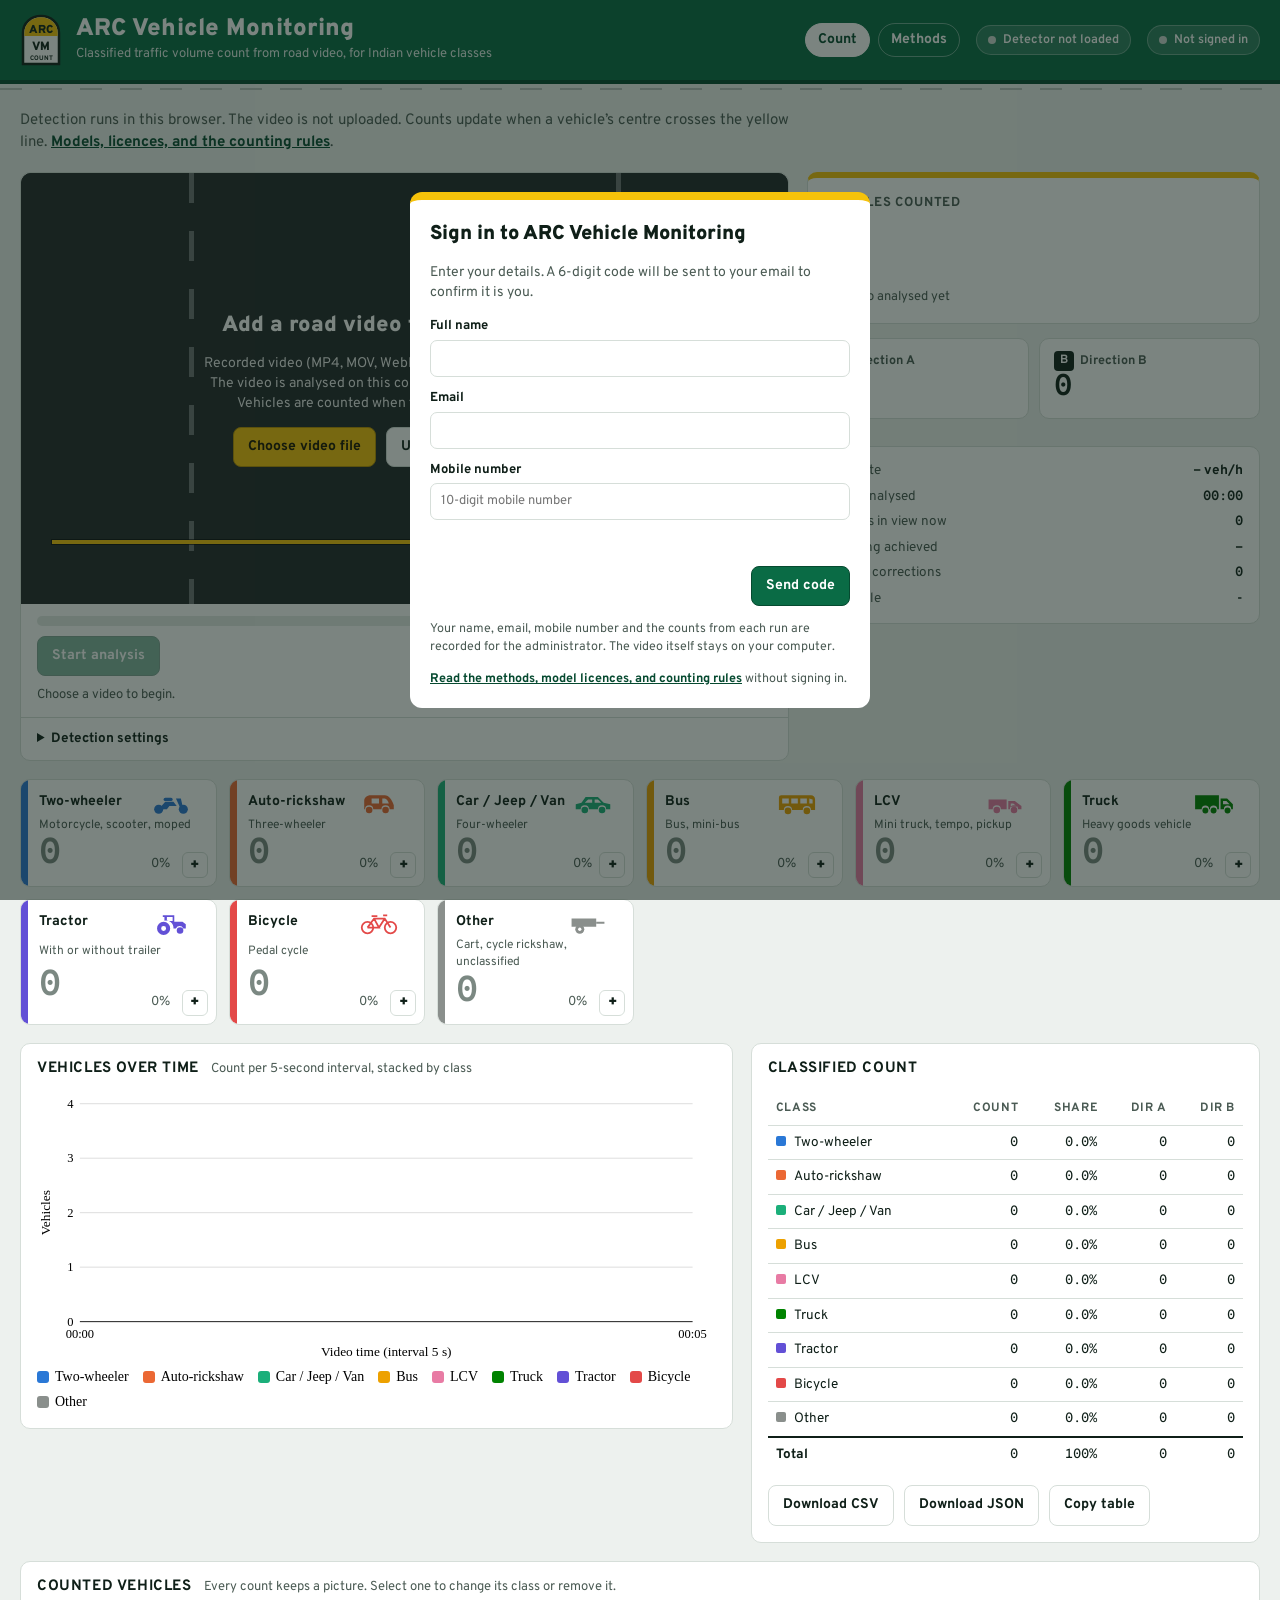
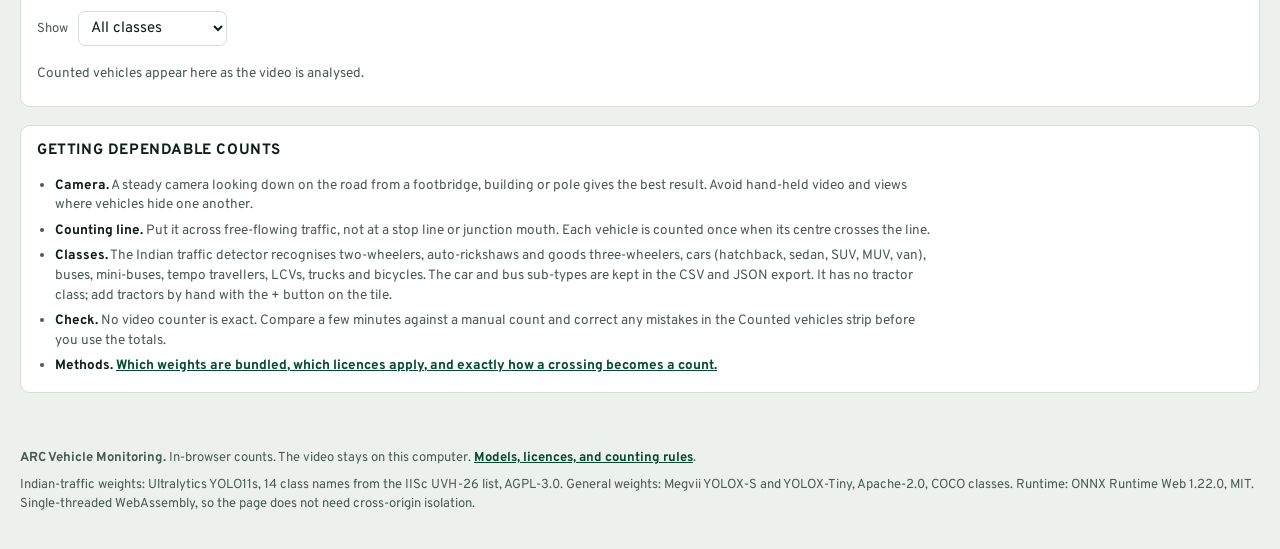
<file: index.html>
<!DOCTYPE html>
<html lang="en">
<head>
<meta charset="utf-8">
<meta name="viewport" content="width=device-width, initial-scale=1">
<meta name="description" content="Count Indian road traffic from video in the browser. YOLO11s with UVH-26 classes, plus Megvii YOLOX, running on ONNX Runtime Web. The video stays on your computer.">
<title>ARC Vehicle Monitoring</title>
<link rel="icon" href="favicon.svg" type="image/svg+xml">
<link rel="preconnect" href="https://fonts.googleapis.com">
<link rel="preconnect" href="https://fonts.gstatic.com" crossorigin>
<link href="https://fonts.googleapis.com/css2?family=Overpass:wght@400;600;700;900&family=Overpass+Mono:wght@500;700&display=swap" rel="stylesheet">
<link rel="stylesheet" href="css/styles.css">
</head>
<body>

<a class="skip" href="#content">Skip to the count</a>
<header class="board">
  <div class="board-in">
    <div class="brand">
      <svg width="42" height="52" viewBox="0 0 42 52" aria-hidden="true">
        <path d="M3 50V19C3 9 11 2 21 2s18 7 18 17v31z" fill="#fff" stroke="#0f1f18" stroke-width="2.5"/>
        <path d="M4.3 22v-3C4.3 9.800000000000001 11.8 3.3 21 3.3S37.7 9.8 37.7 19v3z" fill="#f6c20a"/>
        <text x="21" y="18.5" text-anchor="middle" font-family="Overpass, Arial, sans-serif" font-weight="900" font-size="11.5" fill="#0f1f18">ARC</text>
        <text x="21" y="36" text-anchor="middle" font-family="Overpass, Arial, sans-serif" font-weight="900" font-size="12" fill="#0f1f18">VM</text>
        <text x="21" y="46" text-anchor="middle" font-family="Overpass, Arial, sans-serif" font-weight="700" font-size="6.5" fill="#0f1f18">COUNT</text>
      </svg>
      <div>
        <h1>ARC Vehicle Monitoring</h1>
        <p>Classified traffic volume count from road video, for Indian vehicle classes</p>
      </div>
    </div>
    <nav class="nav" aria-label="Site">
      <a href="index.html" aria-current="page">Count</a>
      <a href="methods.html">Methods</a>
    </nav>
    <span class="chip" id="engineChip"><i></i><span id="engineText">Detector not loaded</span></span>
    <span class="chip" id="syncChip"><i></i><span id="syncText">Preview mode</span></span>
    <span class="chip" id="userChip" hidden><span id="userText"></span> <button class="linkbtn" id="signOut" type="button">Sign out</button></span>
  </div>
</header>

<main id="content">
  <p class="lede">Detection runs in this browser. The video is not uploaded. Counts update when a vehicle’s centre crosses the yellow line. <a href="methods.html">Models, licences, and the counting rules</a>.</p>

  <div class="banner info" id="previewBanner" hidden>
    <span><b>Preview mode.</b> Sign-in and Google Drive logging are switched off because no log address is set in <span class="num">config.js</span>. Counting works fully.</span>
  </div>
  <div class="banner warn" id="warnBanner" hidden><span id="warnText"></span></div>

  <section class="top">
    <div class="card">
      <div class="stage" id="stage">
        <video id="video" muted playsinline preload="auto"></video>
        <canvas id="view" width="1280" height="720" aria-label="Video with detected vehicles and the counting line"></canvas>
        <div class="drop" id="drop">
          <h2>Add a road video to start counting</h2>
          <p id="dropText">Recorded video (MP4, MOV, WebM), a video link, or a live stream. The video is analysed on this computer and is never uploaded. Vehicles are counted when they cross the yellow line.</p>
          <div class="trow" style="justify-content:center">
            <button class="btn accent" id="pick" type="button">Choose video file</button>
            <button class="btn" id="linkOpen" type="button">Use a link or live source</button>
          </div>
          <input type="file" id="file" accept="video/*,.mp4,.mov,.webm,.mkv,.m4v" hidden>
        </div>
        <div class="overlay-msg" id="loadMsg" hidden><span id="loadText">Loading</span><span class="bar"><b id="loadBar"></b></span><span class="num" id="loadPct"></span></div>
      </div>
      <div class="transport">
        <div class="model-load" id="modelLoad" hidden>
          <div class="trow">
            <span id="modelLoadText">Loading detector</span>
            <span class="grow"></span>
            <span class="num" id="modelLoadPct"></span>
          </div>
          <div class="progress" id="modelLoadBarWrap" role="progressbar" aria-valuemin="0" aria-valuemax="100" aria-valuenow="0" aria-label="Detector download"><b id="modelLoadBar"></b></div>
        </div>
        <div class="progress" aria-hidden="true"><b id="progBar"></b></div>
        <div class="trow">
          <button class="btn primary" id="startBtn" type="button" disabled>Start analysis</button>
          <button class="btn" id="pauseBtn" type="button" hidden>Pause</button>
          <button class="btn" id="restartBtn" type="button" hidden>Restart from 0:00</button>
          <button class="btn" id="stopBtn" type="button" hidden>Stop and finish</button>
          <button class="btn" id="changeBtn" type="button" hidden>Change video</button>
          <button class="btn" id="linkBtn" type="button" hidden>Link or live source</button>
          <span class="grow"></span>
          <span class="meta"><span class="num" id="tNow">00:00</span> / <span class="num" id="tDur">00:00</span></span>
          <span class="meta">Speed <span class="num" id="speed">-</span></span>
        </div>
        <div class="meta" id="stageHint">Drag the two round handles to place the counting line across the carriageway, where vehicles are large and clearly visible.</div>
      </div>
      <details class="settings" id="settings">
        <summary>Detection settings</summary>
        <div class="set-grid">
          <div class="field">
            <label for="modelSel">Detector</label>
            <select id="modelSel">
              <option value="india">Indian traffic (recommended)</option>
              <option value="accurate">General</option>
              <option value="fast">General, fast (slow computers)</option>
              <option value="custom">Your own model file (.onnx)</option>
            </select>
            <small id="modelHelp">Trained on Indian roads (IISc UVH-26): two-wheeler, auto-rickshaw, car types, bus, mini-bus, LCV, truck, bicycle.</small>
          </div>
          <div class="field" id="customBox" hidden>
            <span class="lab">Model file</span>
            <button class="btn small" id="customPick" type="button">Choose .onnx file</button>
            <input type="file" id="customFile" accept=".onnx" hidden>
            <label for="customNames">Class names, in model order</label>
            <input type="text" id="customNames" placeholder="Hatchback, Sedan, SUV, MUV, Bus, Truck, Three-wheeler, ...">
            <label for="customSize">Input size</label>
            <select id="customSize"><option>640</option><option>416</option><option>512</option><option>800</option><option>960</option><option>1280</option></select>
            <small id="customInfo">YOLO exports from Ultralytics (v5 to v11, 26) and YOLOX are supported.</small>
          </div>
          <div class="field">
            <label for="rateSel">Frames analysed per second of video</label>
            <select id="rateSel"><option value="8">8 (faster)</option><option value="12" selected>12 (standard)</option><option value="15">15 (fast traffic)</option></select>
            <small>Higher is safer for fast vehicles and takes longer.</small>
          </div>
          <div class="field">
            <label for="confSel">Detection confidence</label>
            <select id="confSel"><option value="0.3">Sensitive (0.30)</option><option value="0.4" selected>Balanced (0.40)</option><option value="0.5">Strict (0.50)</option></select>
            <small>Sensitive finds more small or hidden vehicles and may add false counts.</small>
          </div>
          <div class="field">
            <span class="lab">Options</span>
            <label class="check"><input type="checkbox" id="autoRule" checked> <span>Mark yellow three-wheelers as auto-rickshaw (colour rule, General detectors only)</span></label>
            <label class="check"><input type="checkbox" id="showBoxes" checked> <span>Draw boxes on the video</span></label>
          </div>
          <div class="field">
            <label for="dirA">Direction names</label>
            <input type="text" id="dirA" value="Direction A" maxlength="40" aria-label="Name of direction A">
            <input type="text" id="dirB" value="Direction B" maxlength="40" aria-label="Name of direction B">
          </div>
        </div>
      </details>
    </div>

    <div class="sum">
      <div class="card total">
        <span class="lab">Vehicles counted</span>
        <span class="big" id="total">0</span>
        <span class="sub" id="totalSub">No video analysed yet</span>
      </div>
      <div class="dirs">
        <div class="card dir"><div class="lab"><b>A</b><span id="dirALab">Direction A</span></div><div class="v" id="dirAV">0</div></div>
        <div class="card dir"><div class="lab"><b>B</b><span id="dirBLab">Direction B</span></div><div class="v" id="dirBV">0</div></div>
      </div>
      <dl class="card kv">
        <dt>Flow rate</dt><dd><span class="num" id="flow">-</span> veh/h</dd>
        <dt>Video analysed</dt><dd><span class="num" id="analysed">00:00</span></dd>
        <dt>Vehicles in view now</dt><dd><span class="num" id="inView">0</span></dd>
        <dt>Sampling achieved</dt><dd><span class="num" id="fpsReal">-</span></dd>
        <dt>Manual corrections</dt><dd><span class="num" id="edits">0</span></dd>
        <dt>Video file</dt><dd id="fileName" style="font-weight:600;overflow-wrap:anywhere">-</dd>
      </dl>
    </div>
  </section>

  <section class="tiles" id="tiles" aria-label="Count by vehicle class"></section>

  <section class="sheet">
    <div class="card">
      <div class="card-h"><h2>Vehicles over time</h2><span class="hint" id="binHint">Count per interval, stacked by class</span></div>
      <div class="card-b">
        <div class="chart-wrap" id="chartWrap"><svg id="chart" viewBox="0 0 760 300" role="img" aria-label="Stacked bar chart of vehicles counted per time interval by class"></svg><div class="tip" id="tip" hidden></div></div>
        <div class="legend" id="legend"></div>
      </div>
    </div>
    <div class="card">
      <div class="card-h"><h2>Classified count</h2></div>
      <div class="card-b tblwrap">
        <table id="tbl">
          <thead><tr><th>Class</th><th>Count</th><th>Share</th><th id="thA">Dir A</th><th id="thB">Dir B</th></tr></thead>
          <tbody></tbody>
          <tfoot><tr><td>Total</td><td class="num" id="ftT">0</td><td class="num">100%</td><td class="num" id="ftA">0</td><td class="num" id="ftB">0</td></tr></tfoot>
        </table>
        <div class="foot" style="margin-top:14px">
          <button class="btn" id="csvBtn" type="button">Download CSV</button>
          <button class="btn" id="jsonBtn" type="button">Download JSON</button>
          <button class="btn" id="copyBtn" type="button">Copy table</button>
        </div>
      </div>
    </div>
  </section>

  <section class="card">
    <div class="card-h"><h2>Counted vehicles</h2><span class="hint">Every count keeps a picture. Select one to change its class or remove it.</span></div>
    <div class="card-b">
      <div class="audit-tools">
        <label for="auditFilter" class="meta">Show</label>
        <select id="auditFilter"><option value="all">All classes</option></select>
        <span class="meta" id="auditCount"></span>
        <span style="flex:1"></span>
        <button class="btn small" id="moreBtn" type="button" hidden>Show older</button>
      </div>
      <div class="strip" id="strip"></div>
      <div class="empty" id="stripEmpty">Counted vehicles appear here as the video is analysed.</div>
    </div>
  </section>

  <section class="card">
    <div class="card-h"><h2>Getting dependable counts</h2></div>
    <div class="card-b">
      <ul class="notes">
        <li><b>Camera.</b> A steady camera looking down on the road from a footbridge, building or pole gives the best result. Avoid hand-held video and views where vehicles hide one another.</li>
        <li><b>Counting line.</b> Put it across free-flowing traffic, not at a stop line or junction mouth. Each vehicle is counted once when its centre crosses the line.</li>
        <li><b>Classes.</b> The Indian traffic detector recognises two-wheelers, auto-rickshaws and goods three-wheelers, cars (hatchback, sedan, SUV, MUV, van), buses, mini-buses, tempo travellers, LCVs, trucks and bicycles. The car and bus sub-types are kept in the CSV and JSON export. It has no tractor class; add tractors by hand with the + button on the tile.</li>
        <li><b>Check.</b> No video counter is exact. Compare a few minutes against a manual count and correct any mistakes in the Counted vehicles strip before you use the totals.</li>
        <li><b>Methods.</b> <a href="methods.html">Which weights are bundled, which licences apply, and exactly how a crossing becomes a count.</a></li>
      </ul>
    </div>
  </section>
</main>

<footer class="site-foot">
  <p><b>ARC Vehicle Monitoring.</b> In-browser counts. The video stays on this computer. <a href="methods.html">Models, licences, and counting rules</a>.</p>
  <p>Indian-traffic weights: Ultralytics YOLO11s, 14 class names from the IISc UVH-26 list, AGPL-3.0. General weights: Megvii YOLOX-S and YOLOX-Tiny, Apache-2.0, COCO classes. Runtime: ONNX Runtime Web 1.22.0, MIT. Single-threaded WebAssembly, so the page does not need cross-origin isolation.</p>
</footer>

<div class="scrim signin" id="signin" hidden>
  <form class="dialog" id="signForm" novalidate>
    <h2>Sign in to ARC Vehicle Monitoring</h2>
    <p id="signLead">Enter your details. A 6-digit code will be sent to your email to confirm it is you.</p>
    <div id="step1" style="display:grid;gap:12px">
      <div class="field"><label for="inName">Full name</label><input type="text" id="inName" autocomplete="name" maxlength="80" required></div>
      <div class="field"><label for="inEmail">Email</label><input type="email" id="inEmail" autocomplete="email" maxlength="120" required></div>
      <div class="field"><label for="inMobile">Mobile number</label><input type="tel" id="inMobile" autocomplete="tel" maxlength="16" placeholder="10-digit mobile number" required></div>
    </div>
    <div id="step2" style="display:grid;gap:12px" hidden>
      <div class="field"><label for="inCode">Code from your email</label><input type="text" id="inCode" inputmode="numeric" autocomplete="one-time-code" maxlength="6" placeholder="6 digits"></div>
      <button class="linkbtn" id="backBtn" type="button" style="justify-self:start;color:var(--sign)">Use a different email</button>
    </div>
    <div class="err" id="signErr" role="alert"></div>
    <div class="row"><button class="btn primary" id="signBtn" type="submit">Send code</button></div>
    <p style="font-size:12.5px">Your name, email, mobile number and the counts from each run are recorded for the administrator. The video itself stays on your computer.</p>
    <p style="font-size:12.5px"><a href="methods.html">Read the methods, model licences, and counting rules</a> without signing in.</p>
  </form>
</div>

<div class="scrim" id="linkDlg" hidden>
  <div class="dialog" role="dialog" aria-modal="true" aria-labelledby="linkTitle">
    <h2 id="linkTitle">Analyse a link or a live source</h2>
    <div class="field">
      <label for="linkUrl">Video link</label>
      <input type="text" id="linkUrl" inputmode="url" placeholder="https://www.youtube.com/watch?v=...  or  https://example.com/road.mp4">
      <small>Direct video links (.mp4, .webm, .m3u8) open here when the source site permits it. YouTube and other web players are counted by capturing the tab they play in.</small>
    </div>
    <div class="row" style="justify-content:flex-start"><button class="btn primary" id="linkGo" type="button">Open link</button></div>
    <div class="banner info" id="ytHelp" hidden>
      <span><b>This is a web player, so it is counted from the screen.</b><br>1. <a id="ytLink" href="#" target="_blank" rel="noopener">Open the video in a new tab</a> and start playing it.<br>2. Come back to this tab and press <b>Capture a tab or window</b>, then pick that tab.</span>
    </div>
    <div class="field" id="capBox">
      <span class="lab">YouTube, live streams, camera viewers</span>
      <small>Play the video in another browser tab or window, then capture it here. Counting runs in real time while this tab stays visible.</small>
      <div><button class="btn accent" id="capBtn" type="button">Capture a tab or window</button></div>
    </div>
    <div class="err" id="linkErr" role="alert"></div>
    <div class="row"><button class="btn" id="linkClose" type="button">Close</button></div>
  </div>
</div>

<div class="scrim" id="evDlg" hidden>
  <div class="dialog" role="dialog" aria-modal="true" aria-labelledby="evTitle">
    <h2 id="evTitle">Vehicle</h2>
    <div class="evbig"><img id="evImg" alt="Picture of the counted vehicle"><p id="evInfo"></p></div>
    <div class="opts" id="evOpts"></div>
    <div class="row">
      <button class="btn" id="evRemove" type="button">Not a vehicle, remove</button>
      <button class="btn primary" id="evClose" type="button">Done</button>
    </div>
  </div>
</div>
<div class="toast" id="toast" hidden role="status"></div>

<script src="config.js"></script>
<script src="js/app.js"></script>
</body>
</html>
</file>
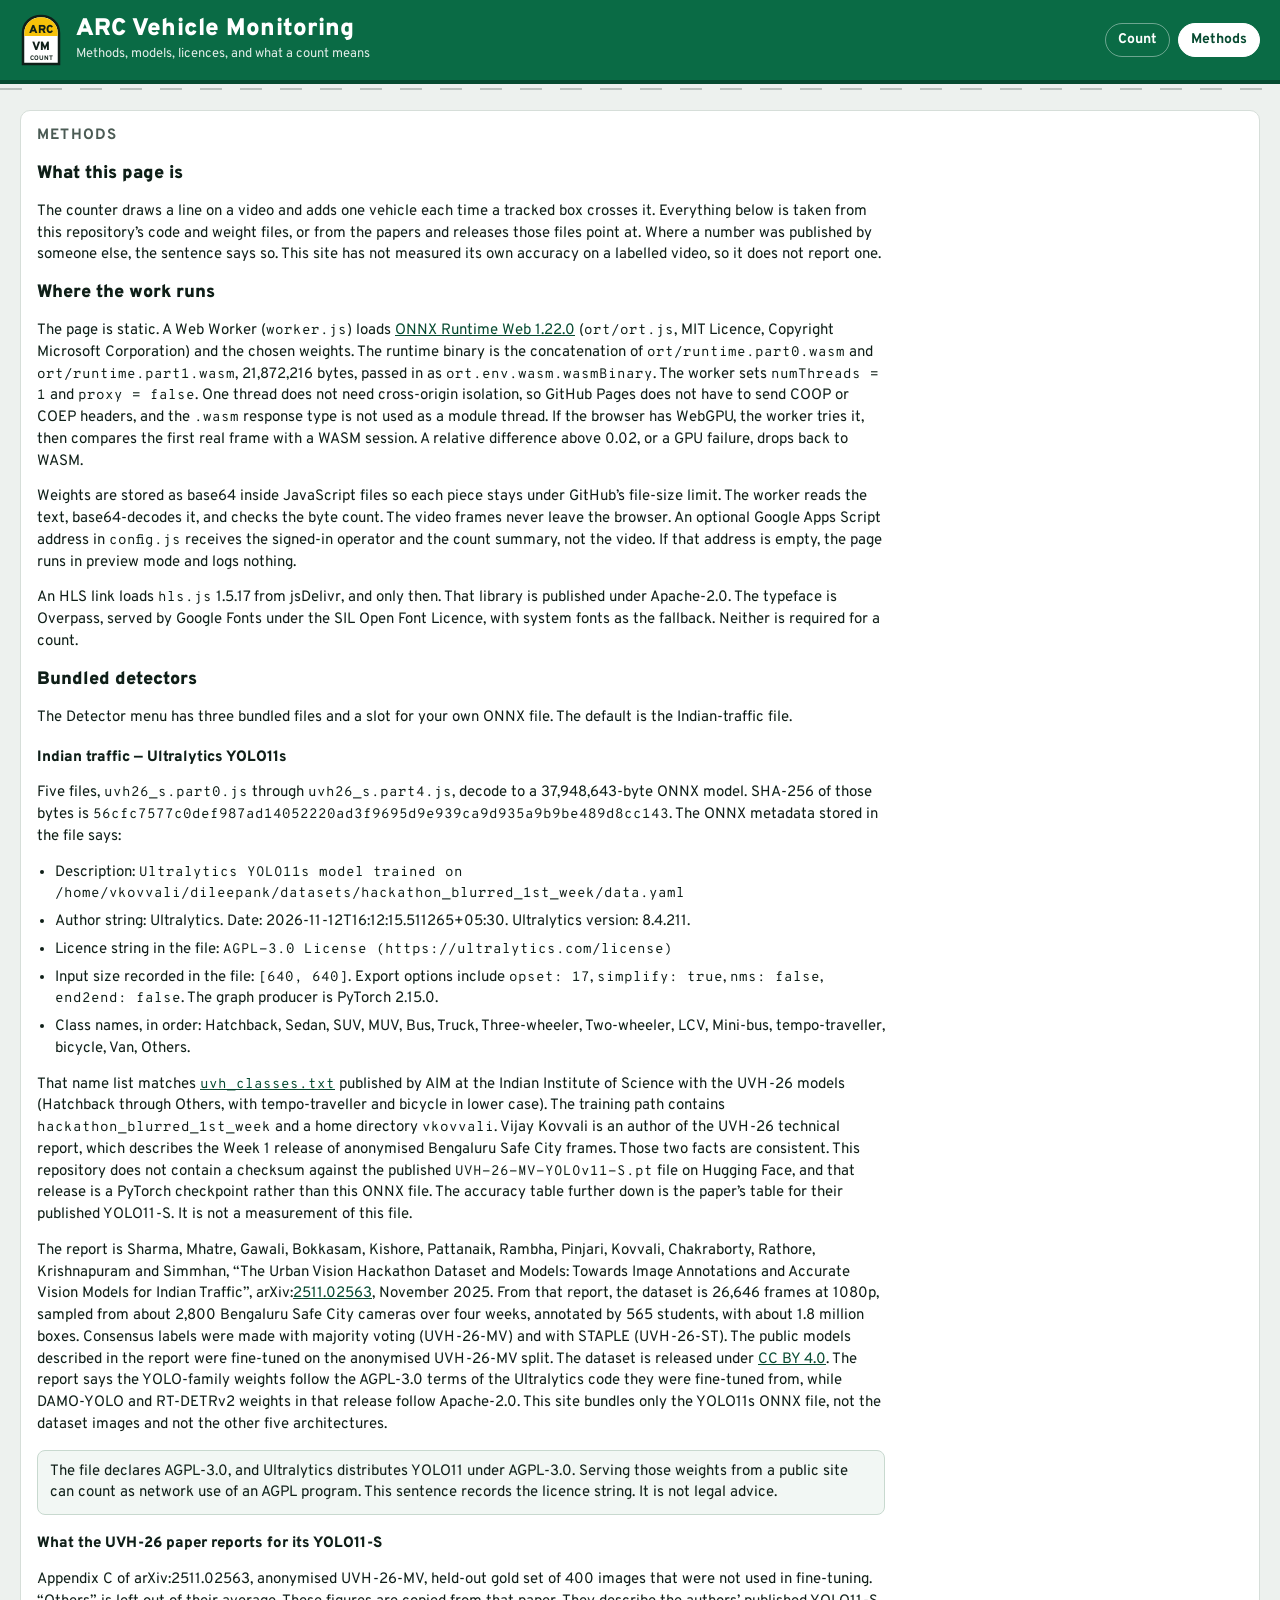
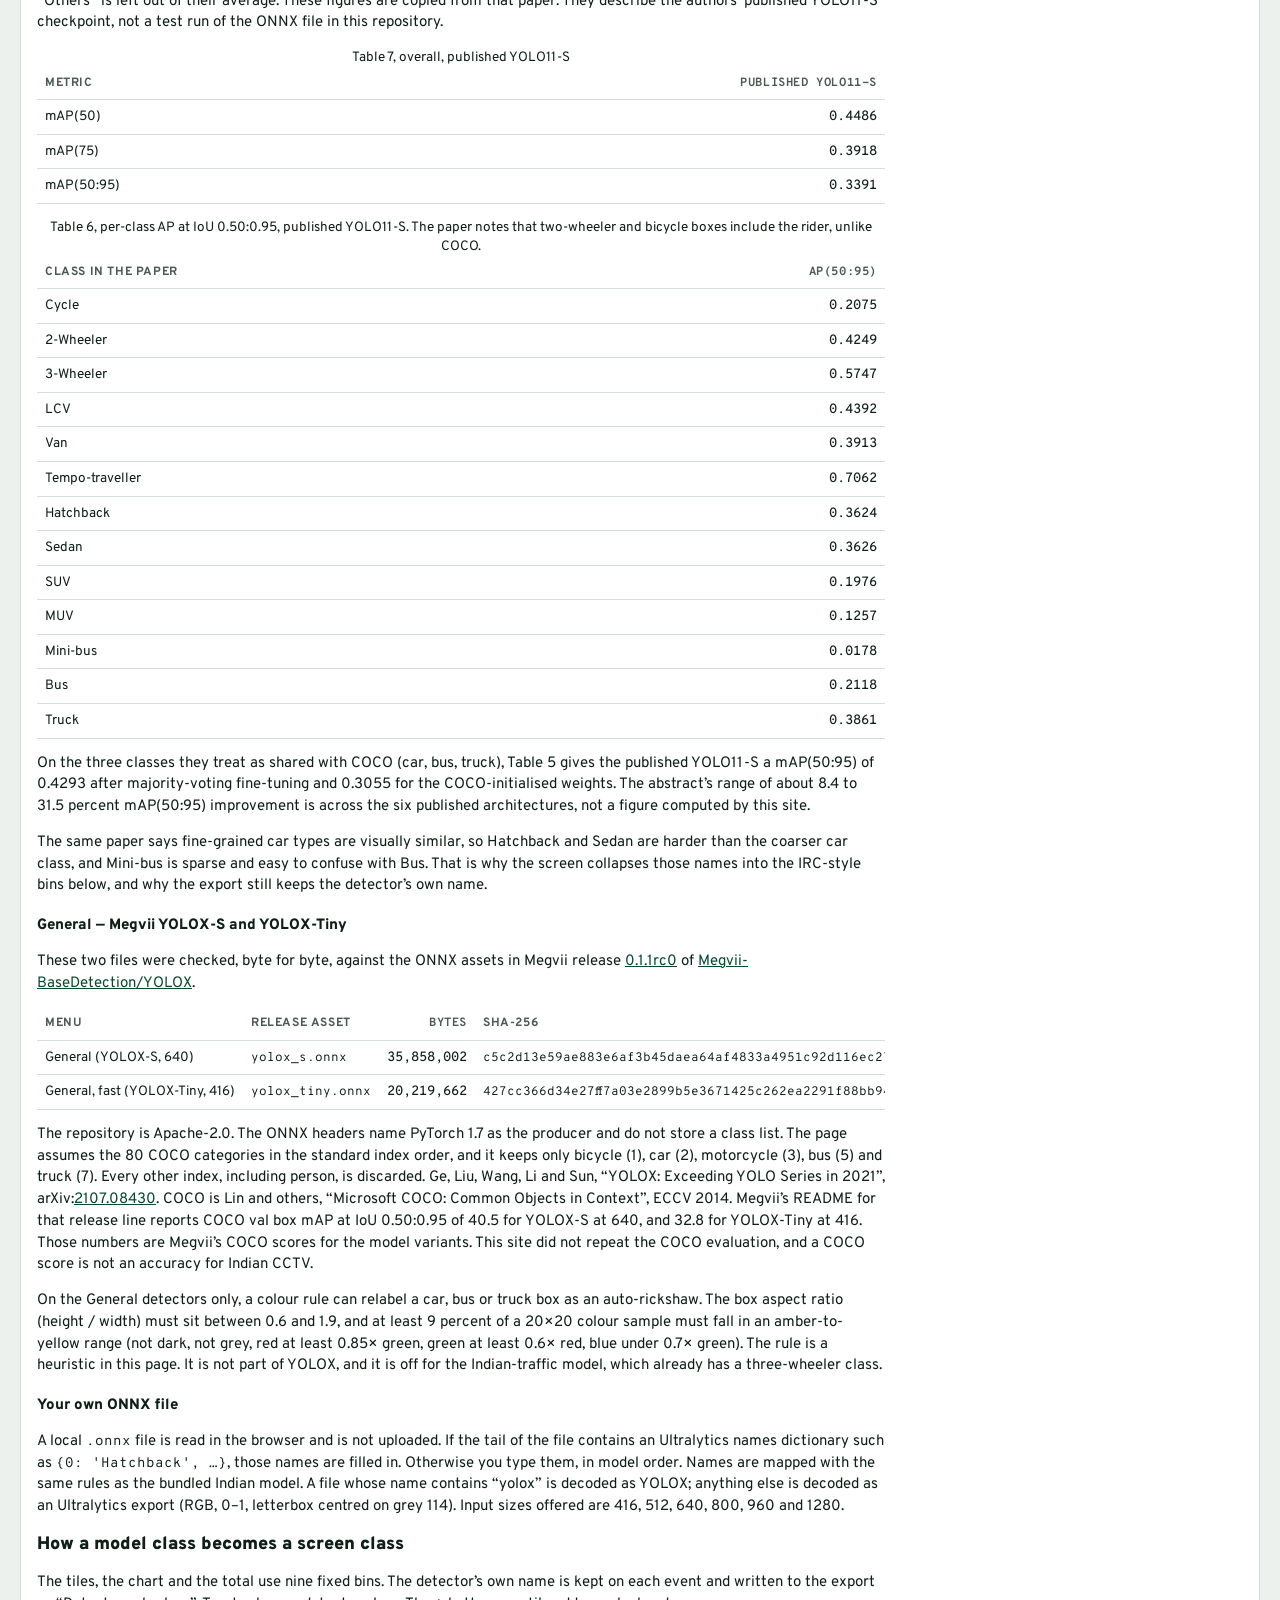
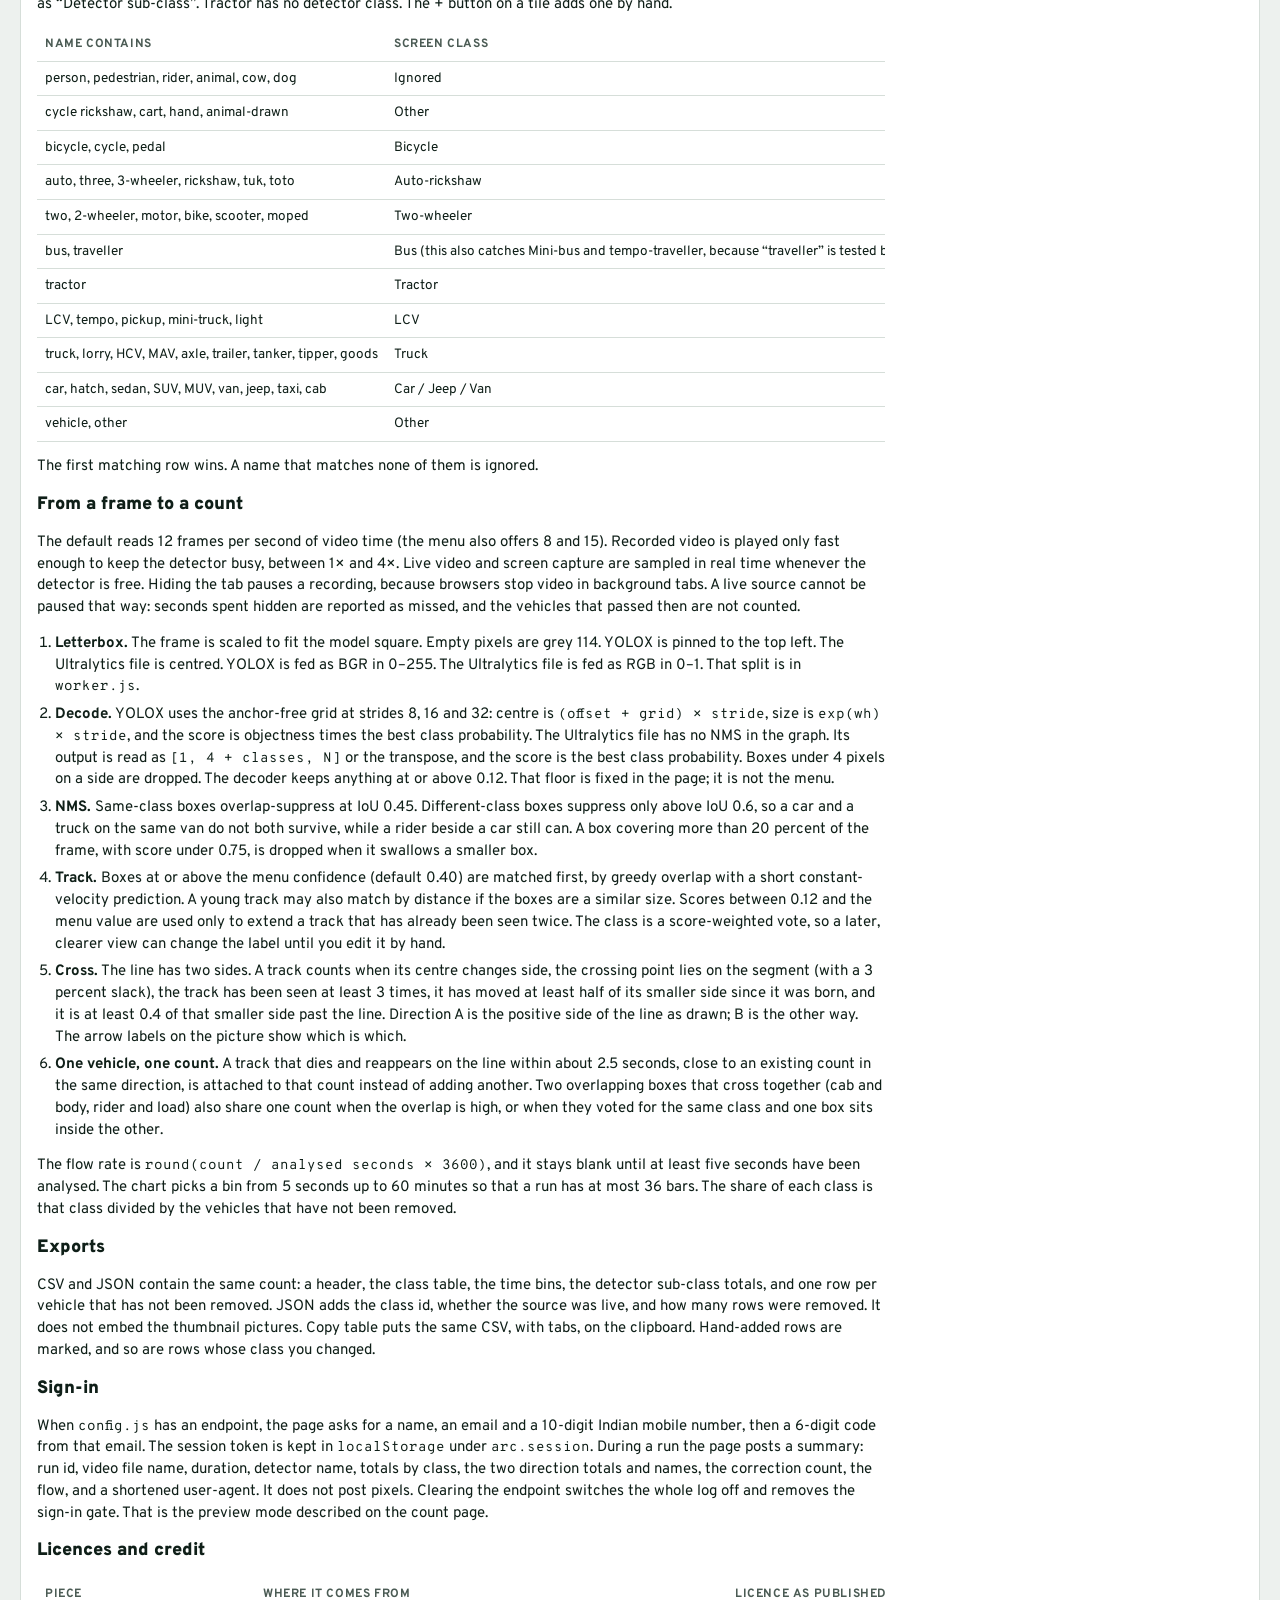
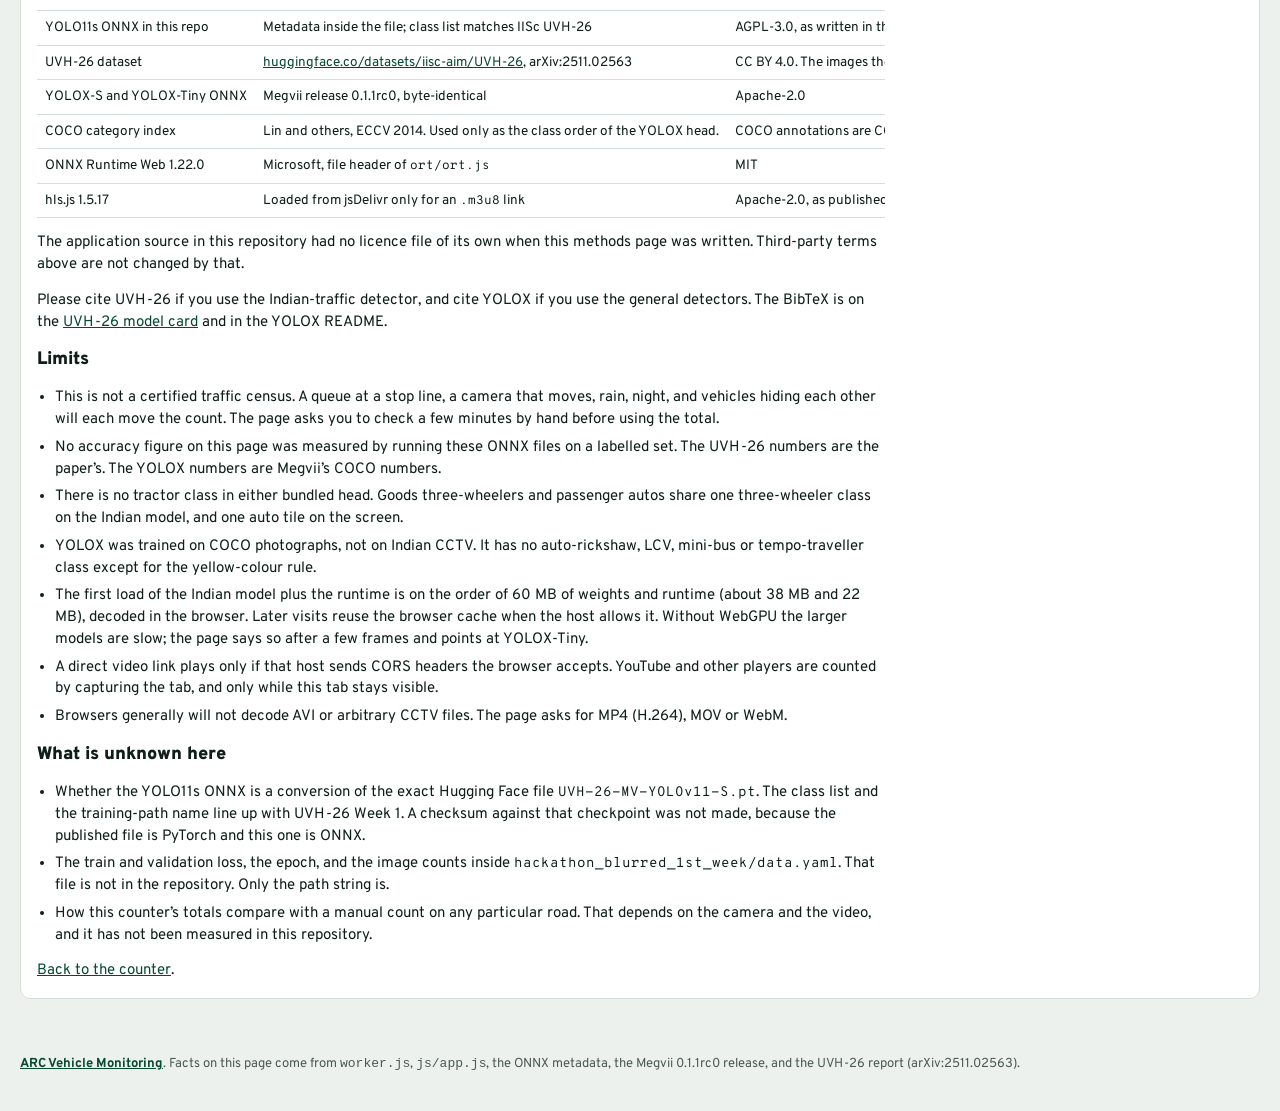
<file: methods.html>
<!DOCTYPE html>
<html lang="en">
<head>
<meta charset="utf-8">
<meta name="viewport" content="width=device-width, initial-scale=1">
<meta name="description" content="Methods for ARC Vehicle Monitoring: YOLO11s and YOLOX weights, UVH-26 and COCO class lists, ONNX Runtime Web, counting rules, licences, and limits.">
<title>Methods — ARC Vehicle Monitoring</title>
<link rel="icon" href="favicon.svg" type="image/svg+xml">
<link rel="preconnect" href="https://fonts.googleapis.com">
<link rel="preconnect" href="https://fonts.gstatic.com" crossorigin>
<link href="https://fonts.googleapis.com/css2?family=Overpass:wght@400;600;700;900&family=Overpass+Mono:wght@500;700&display=swap" rel="stylesheet">
<link rel="stylesheet" href="css/styles.css">
</head>
<body>
<a class="skip" href="#content">Skip to methods</a>
<header class="board">
  <div class="board-in">
    <div class="brand">
      <svg width="42" height="52" viewBox="0 0 42 52" aria-hidden="true">
        <path d="M3 50V19C3 9 11 2 21 2s18 7 18 17v31z" fill="#fff" stroke="#0f1f18" stroke-width="2.5"/>
        <path d="M4.3 22v-3C4.3 9.8 11.8 3.3 21 3.3S37.7 9.8 37.7 19v3z" fill="#f6c20a"/>
        <text x="21" y="18.5" text-anchor="middle" font-family="Overpass, Arial, sans-serif" font-weight="900" font-size="11.5" fill="#0f1f18">ARC</text>
        <text x="21" y="36" text-anchor="middle" font-family="Overpass, Arial, sans-serif" font-weight="900" font-size="12" fill="#0f1f18">VM</text>
        <text x="21" y="46" text-anchor="middle" font-family="Overpass, Arial, sans-serif" font-weight="700" font-size="6.5" fill="#0f1f18">COUNT</text>
      </svg>
      <div>
        <h1>ARC Vehicle Monitoring</h1>
        <p>Methods, models, licences, and what a count means</p>
      </div>
    </div>
    <nav class="nav" aria-label="Site">
      <a href="index.html">Count</a>
      <a href="methods.html" aria-current="page">Methods</a>
    </nav>
  </div>
</header>

<main id="content">
  <section class="card">
    <div class="card-b prose">
      <p class="page-kicker">Methods</p>
      <h2>What this page is</h2>
      <p>The counter draws a line on a video and adds one vehicle each time a tracked box crosses it. Everything below is taken from this repository’s code and weight files, or from the papers and releases those files point at. Where a number was published by someone else, the sentence says so. This site has not measured its own accuracy on a labelled video, so it does not report one.</p>

      <h2>Where the work runs</h2>
      <p>The page is static. A Web Worker (<code>worker.js</code>) loads <a href="https://github.com/microsoft/onnxruntime">ONNX Runtime Web 1.22.0</a> (<code>ort/ort.js</code>, MIT Licence, Copyright Microsoft Corporation) and the chosen weights. The runtime binary is the concatenation of <code>ort/runtime.part0.wasm</code> and <code>ort/runtime.part1.wasm</code>, 21,872,216 bytes, passed in as <code>ort.env.wasm.wasmBinary</code>. The worker sets <code>numThreads = 1</code> and <code>proxy = false</code>. One thread does not need cross-origin isolation, so GitHub Pages does not have to send COOP or COEP headers, and the <code>.wasm</code> response type is not used as a module thread. If the browser has WebGPU, the worker tries it, then compares the first real frame with a WASM session. A relative difference above 0.02, or a GPU failure, drops back to WASM.</p>
      <p>Weights are stored as base64 inside JavaScript files so each piece stays under GitHub’s file-size limit. The worker reads the text, base64-decodes it, and checks the byte count. The video frames never leave the browser. An optional Google Apps Script address in <code>config.js</code> receives the signed-in operator and the count summary, not the video. If that address is empty, the page runs in preview mode and logs nothing.</p>
      <p>An HLS link loads <code>hls.js</code> 1.5.17 from jsDelivr, and only then. That library is published under Apache-2.0. The typeface is Overpass, served by Google Fonts under the SIL Open Font Licence, with system fonts as the fallback. Neither is required for a count.</p>

      <h2>Bundled detectors</h2>
      <p>The Detector menu has three bundled files and a slot for your own ONNX file. The default is the Indian-traffic file.</p>

      <h3>Indian traffic — Ultralytics YOLO11s</h3>
      <p>Five files, <code>uvh26_s.part0.js</code> through <code>uvh26_s.part4.js</code>, decode to a 37,948,643-byte ONNX model. SHA-256 of those bytes is <code>56cfc7577c0def987ad14052220ad3f9695d9e939ca9d935a9b9be489d8cc143</code>. The ONNX metadata stored in the file says:</p>
      <ul>
        <li>Description: <code>Ultralytics YOLO11s model trained on /home/vkovvali/dileepank/datasets/hackathon_blurred_1st_week/data.yaml</code></li>
        <li>Author string: Ultralytics. Date: 2026-11-12T16:12:15.511265+05:30. Ultralytics version: 8.4.211.</li>
        <li>Licence string in the file: <code>AGPL-3.0 License (https://ultralytics.com/license)</code></li>
        <li>Input size recorded in the file: <code>[640, 640]</code>. Export options include <code>opset: 17</code>, <code>simplify: true</code>, <code>nms: false</code>, <code>end2end: false</code>. The graph producer is PyTorch 2.15.0.</li>
        <li>Class names, in order: Hatchback, Sedan, SUV, MUV, Bus, Truck, Three-wheeler, Two-wheeler, LCV, Mini-bus, tempo-traveller, bicycle, Van, Others.</li>
      </ul>
      <p>That name list matches <a href="https://huggingface.co/iisc-aim/UVH-26/blob/main/uvh_classes.txt"><code>uvh_classes.txt</code></a> published by AIM at the Indian Institute of Science with the UVH-26 models (Hatchback through Others, with tempo-traveller and bicycle in lower case). The training path contains <code>hackathon_blurred_1st_week</code> and a home directory <code>vkovvali</code>. Vijay Kovvali is an author of the UVH-26 technical report, which describes the Week 1 release of anonymised Bengaluru Safe City frames. Those two facts are consistent. This repository does not contain a checksum against the published <code>UVH-26-MV-YOLOv11-S.pt</code> file on Hugging Face, and that release is a PyTorch checkpoint rather than this ONNX file. The accuracy table further down is the paper’s table for their published YOLO11-S. It is not a measurement of this file.</p>
      <p>The report is Sharma, Mhatre, Gawali, Bokkasam, Kishore, Pattanaik, Rambha, Pinjari, Kovvali, Chakraborty, Rathore, Krishnapuram and Simmhan, “The Urban Vision Hackathon Dataset and Models: Towards Image Annotations and Accurate Vision Models for Indian Traffic”, arXiv:<a href="https://arxiv.org/abs/2511.02563">2511.02563</a>, November 2025. From that report, the dataset is 26,646 frames at 1080p, sampled from about 2,800 Bengaluru Safe City cameras over four weeks, annotated by 565 students, with about 1.8 million boxes. Consensus labels were made with majority voting (UVH-26-MV) and with STAPLE (UVH-26-ST). The public models described in the report were fine-tuned on the anonymised UVH-26-MV split. The dataset is released under <a href="https://creativecommons.org/licenses/by/4.0/">CC BY 4.0</a>. The report says the YOLO-family weights follow the AGPL-3.0 terms of the Ultralytics code they were fine-tuned from, while DAMO-YOLO and RT-DETRv2 weights in that release follow Apache-2.0. This site bundles only the YOLO11s ONNX file, not the dataset images and not the other five architectures.</p>
      <p class="call">The file declares AGPL-3.0, and Ultralytics distributes YOLO11 under AGPL-3.0. Serving those weights from a public site can count as network use of an AGPL program. This sentence records the licence string. It is not legal advice.</p>

      <h3>What the UVH-26 paper reports for its YOLO11-S</h3>
      <p>Appendix C of arXiv:2511.02563, anonymised UVH-26-MV, held-out gold set of 400 images that were not used in fine-tuning. “Others” is left out of their average. These figures are copied from that paper. They describe the authors’ published YOLO11-S checkpoint, not a test run of the ONNX file in this repository.</p>
      <div class="tblwrap">
        <table>
          <caption>Table 7, overall, published YOLO11-S</caption>
          <thead><tr><th>Metric</th><th class="num">Published YOLO11-S</th></tr></thead>
          <tbody>
            <tr><td>mAP(50)</td><td class="num">0.4486</td></tr>
            <tr><td>mAP(75)</td><td class="num">0.3918</td></tr>
            <tr><td>mAP(50:95)</td><td class="num">0.3391</td></tr>
          </tbody>
        </table>
      </div>
      <div class="tblwrap">
        <table>
          <caption>Table 6, per-class AP at IoU 0.50:0.95, published YOLO11-S. The paper notes that two-wheeler and bicycle boxes include the rider, unlike COCO.</caption>
          <thead><tr><th>Class in the paper</th><th class="num">AP(50:95)</th></tr></thead>
          <tbody>
            <tr><td>Cycle</td><td class="num">0.2075</td></tr>
            <tr><td>2-Wheeler</td><td class="num">0.4249</td></tr>
            <tr><td>3-Wheeler</td><td class="num">0.5747</td></tr>
            <tr><td>LCV</td><td class="num">0.4392</td></tr>
            <tr><td>Van</td><td class="num">0.3913</td></tr>
            <tr><td>Tempo-traveller</td><td class="num">0.7062</td></tr>
            <tr><td>Hatchback</td><td class="num">0.3624</td></tr>
            <tr><td>Sedan</td><td class="num">0.3626</td></tr>
            <tr><td>SUV</td><td class="num">0.1976</td></tr>
            <tr><td>MUV</td><td class="num">0.1257</td></tr>
            <tr><td>Mini-bus</td><td class="num">0.0178</td></tr>
            <tr><td>Bus</td><td class="num">0.2118</td></tr>
            <tr><td>Truck</td><td class="num">0.3861</td></tr>
          </tbody>
        </table>
      </div>
      <p>On the three classes they treat as shared with COCO (car, bus, truck), Table 5 gives the published YOLO11-S a mAP(50:95) of 0.4293 after majority-voting fine-tuning and 0.3055 for the COCO-initialised weights. The abstract’s range of about 8.4 to 31.5 percent mAP(50:95) improvement is across the six published architectures, not a figure computed by this site.</p>
      <p>The same paper says fine-grained car types are visually similar, so Hatchback and Sedan are harder than the coarser car class, and Mini-bus is sparse and easy to confuse with Bus. That is why the screen collapses those names into the IRC-style bins below, and why the export still keeps the detector’s own name.</p>

      <h3>General — Megvii YOLOX-S and YOLOX-Tiny</h3>
      <p>These two files were checked, byte for byte, against the ONNX assets in Megvii release <a href="https://github.com/Megvii-BaseDetection/YOLOX/releases/tag/0.1.1rc0">0.1.1rc0</a> of <a href="https://github.com/Megvii-BaseDetection/YOLOX">Megvii-BaseDetection/YOLOX</a>.</p>
      <div class="tblwrap">
        <table>
          <thead><tr><th>Menu</th><th>Release asset</th><th class="num">Bytes</th><th>SHA-256</th></tr></thead>
          <tbody>
            <tr><td>General (YOLOX-S, 640)</td><td><code>yolox_s.onnx</code></td><td class="num">35,858,002</td><td><code>c5c2d13e59ae883e6af3b45daea64af4833a4951c92d116ec270d9ddbe998063</code></td></tr>
            <tr><td>General, fast (YOLOX-Tiny, 416)</td><td><code>yolox_tiny.onnx</code></td><td class="num">20,219,662</td><td><code>427cc366d34e27ff7a03e2899b5e3671425c262ea2291f88bb942bc1cc70b0f7</code></td></tr>
          </tbody>
        </table>
      </div>
      <p>The repository is Apache-2.0. The ONNX headers name PyTorch 1.7 as the producer and do not store a class list. The page assumes the 80 COCO categories in the standard index order, and it keeps only bicycle (1), car (2), motorcycle (3), bus (5) and truck (7). Every other index, including person, is discarded. Ge, Liu, Wang, Li and Sun, “YOLOX: Exceeding YOLO Series in 2021”, arXiv:<a href="https://arxiv.org/abs/2107.08430">2107.08430</a>. COCO is Lin and others, “Microsoft COCO: Common Objects in Context”, ECCV 2014. Megvii’s README for that release line reports COCO val box mAP at IoU 0.50:0.95 of 40.5 for YOLOX-S at 640, and 32.8 for YOLOX-Tiny at 416. Those numbers are Megvii’s COCO scores for the model variants. This site did not repeat the COCO evaluation, and a COCO score is not an accuracy for Indian CCTV.</p>
      <p>On the General detectors only, a colour rule can relabel a car, bus or truck box as an auto-rickshaw. The box aspect ratio (height / width) must sit between 0.6 and 1.9, and at least 9 percent of a 20×20 colour sample must fall in an amber-to-yellow range (not dark, not grey, red at least 0.85× green, green at least 0.6× red, blue under 0.7× green). The rule is a heuristic in this page. It is not part of YOLOX, and it is off for the Indian-traffic model, which already has a three-wheeler class.</p>

      <h3>Your own ONNX file</h3>
      <p>A local <code>.onnx</code> file is read in the browser and is not uploaded. If the tail of the file contains an Ultralytics names dictionary such as <code>{0: 'Hatchback', …}</code>, those names are filled in. Otherwise you type them, in model order. Names are mapped with the same rules as the bundled Indian model. A file whose name contains “yolox” is decoded as YOLOX; anything else is decoded as an Ultralytics export (RGB, 0–1, letterbox centred on grey 114). Input sizes offered are 416, 512, 640, 800, 960 and 1280.</p>

      <h2>How a model class becomes a screen class</h2>
      <p>The tiles, the chart and the total use nine fixed bins. The detector’s own name is kept on each event and written to the export as “Detector sub-class”. Tractor has no detector class. The + button on a tile adds one by hand.</p>
      <div class="tblwrap">
        <table>
          <thead><tr><th>Name contains</th><th>Screen class</th></tr></thead>
          <tbody>
            <tr><td>person, pedestrian, rider, animal, cow, dog</td><td>Ignored</td></tr>
            <tr><td>cycle rickshaw, cart, hand, animal-drawn</td><td>Other</td></tr>
            <tr><td>bicycle, cycle, pedal</td><td>Bicycle</td></tr>
            <tr><td>auto, three, 3-wheeler, rickshaw, tuk, toto</td><td>Auto-rickshaw</td></tr>
            <tr><td>two, 2-wheeler, motor, bike, scooter, moped</td><td>Two-wheeler</td></tr>
            <tr><td>bus, traveller</td><td>Bus (this also catches Mini-bus and tempo-traveller, because “traveller” is tested before “tempo”)</td></tr>
            <tr><td>tractor</td><td>Tractor</td></tr>
            <tr><td>LCV, tempo, pickup, mini-truck, light</td><td>LCV</td></tr>
            <tr><td>truck, lorry, HCV, MAV, axle, trailer, tanker, tipper, goods</td><td>Truck</td></tr>
            <tr><td>car, hatch, sedan, SUV, MUV, van, jeep, taxi, cab</td><td>Car / Jeep / Van</td></tr>
            <tr><td>vehicle, other</td><td>Other</td></tr>
          </tbody>
        </table>
      </div>
      <p>The first matching row wins. A name that matches none of them is ignored.</p>

      <h2>From a frame to a count</h2>
      <p>The default reads 12 frames per second of video time (the menu also offers 8 and 15). Recorded video is played only fast enough to keep the detector busy, between 1× and 4×. Live video and screen capture are sampled in real time whenever the detector is free. Hiding the tab pauses a recording, because browsers stop video in background tabs. A live source cannot be paused that way: seconds spent hidden are reported as missed, and the vehicles that passed then are not counted.</p>
      <ol>
        <li><b>Letterbox.</b> The frame is scaled to fit the model square. Empty pixels are grey 114. YOLOX is pinned to the top left. The Ultralytics file is centred. YOLOX is fed as BGR in 0–255. The Ultralytics file is fed as RGB in 0–1. That split is in <code>worker.js</code>.</li>
        <li><b>Decode.</b> YOLOX uses the anchor-free grid at strides 8, 16 and 32: centre is <code>(offset + grid) × stride</code>, size is <code>exp(wh) × stride</code>, and the score is objectness times the best class probability. The Ultralytics file has no NMS in the graph. Its output is read as <code>[1, 4 + classes, N]</code> or the transpose, and the score is the best class probability. Boxes under 4 pixels on a side are dropped. The decoder keeps anything at or above 0.12. That floor is fixed in the page; it is not the menu.</li>
        <li><b>NMS.</b> Same-class boxes overlap-suppress at IoU 0.45. Different-class boxes suppress only above IoU 0.6, so a car and a truck on the same van do not both survive, while a rider beside a car still can. A box covering more than 20 percent of the frame, with score under 0.75, is dropped when it swallows a smaller box.</li>
        <li><b>Track.</b> Boxes at or above the menu confidence (default 0.40) are matched first, by greedy overlap with a short constant-velocity prediction. A young track may also match by distance if the boxes are a similar size. Scores between 0.12 and the menu value are used only to extend a track that has already been seen twice. The class is a score-weighted vote, so a later, clearer view can change the label until you edit it by hand.</li>
        <li><b>Cross.</b> The line has two sides. A track counts when its centre changes side, the crossing point lies on the segment (with a 3 percent slack), the track has been seen at least 3 times, it has moved at least half of its smaller side since it was born, and it is at least 0.4 of that smaller side past the line. Direction A is the positive side of the line as drawn; B is the other way. The arrow labels on the picture show which is which.</li>
        <li><b>One vehicle, one count.</b> A track that dies and reappears on the line within about 2.5 seconds, close to an existing count in the same direction, is attached to that count instead of adding another. Two overlapping boxes that cross together (cab and body, rider and load) also share one count when the overlap is high, or when they voted for the same class and one box sits inside the other.</li>
      </ol>
      <p>The flow rate is <code>round(count / analysed seconds × 3600)</code>, and it stays blank until at least five seconds have been analysed. The chart picks a bin from 5 seconds up to 60 minutes so that a run has at most 36 bars. The share of each class is that class divided by the vehicles that have not been removed.</p>

      <h2>Exports</h2>
      <p>CSV and JSON contain the same count: a header, the class table, the time bins, the detector sub-class totals, and one row per vehicle that has not been removed. JSON adds the class id, whether the source was live, and how many rows were removed. It does not embed the thumbnail pictures. Copy table puts the same CSV, with tabs, on the clipboard. Hand-added rows are marked, and so are rows whose class you changed.</p>

      <h2>Sign-in</h2>
      <p>When <code>config.js</code> has an endpoint, the page asks for a name, an email and a 10-digit Indian mobile number, then a 6-digit code from that email. The session token is kept in <code>localStorage</code> under <code>arc.session</code>. During a run the page posts a summary: run id, video file name, duration, detector name, totals by class, the two direction totals and names, the correction count, the flow, and a shortened user-agent. It does not post pixels. Clearing the endpoint switches the whole log off and removes the sign-in gate. That is the preview mode described on the count page.</p>

      <h2>Licences and credit</h2>
      <div class="tblwrap">
        <table>
          <thead><tr><th>Piece</th><th>Where it comes from</th><th>Licence as published</th></tr></thead>
          <tbody>
            <tr><td>YOLO11s ONNX in this repo</td><td>Metadata inside the file; class list matches IISc UVH-26</td><td>AGPL-3.0, as written in the file and by Ultralytics</td></tr>
            <tr><td>UVH-26 dataset</td><td><a href="https://huggingface.co/datasets/iisc-aim/UVH-26">huggingface.co/datasets/iisc-aim/UVH-26</a>, arXiv:2511.02563</td><td>CC BY 4.0. The images themselves are not in this repository.</td></tr>
            <tr><td>YOLOX-S and YOLOX-Tiny ONNX</td><td>Megvii release 0.1.1rc0, byte-identical</td><td>Apache-2.0</td></tr>
            <tr><td>COCO category index</td><td>Lin and others, ECCV 2014. Used only as the class order of the YOLOX head.</td><td>COCO annotations are CC BY 4.0. No COCO images are shipped here.</td></tr>
            <tr><td>ONNX Runtime Web 1.22.0</td><td>Microsoft, file header of <code>ort/ort.js</code></td><td>MIT</td></tr>
            <tr><td>hls.js 1.5.17</td><td>Loaded from jsDelivr only for an <code>.m3u8</code> link</td><td>Apache-2.0, as published with that library</td></tr>
          </tbody>
        </table>
      </div>
      <p>The application source in this repository had no licence file of its own when this methods page was written. Third-party terms above are not changed by that.</p>
      <p>Please cite UVH-26 if you use the Indian-traffic detector, and cite YOLOX if you use the general detectors. The BibTeX is on the <a href="https://huggingface.co/iisc-aim/UVH-26">UVH-26 model card</a> and in the YOLOX README.</p>

      <h2>Limits</h2>
      <ul>
        <li>This is not a certified traffic census. A queue at a stop line, a camera that moves, rain, night, and vehicles hiding each other will each move the count. The page asks you to check a few minutes by hand before using the total.</li>
        <li>No accuracy figure on this page was measured by running these ONNX files on a labelled set. The UVH-26 numbers are the paper’s. The YOLOX numbers are Megvii’s COCO numbers.</li>
        <li>There is no tractor class in either bundled head. Goods three-wheelers and passenger autos share one three-wheeler class on the Indian model, and one auto tile on the screen.</li>
        <li>YOLOX was trained on COCO photographs, not on Indian CCTV. It has no auto-rickshaw, LCV, mini-bus or tempo-traveller class except for the yellow-colour rule.</li>
        <li>The first load of the Indian model plus the runtime is on the order of 60 MB of weights and runtime (about 38 MB and 22 MB), decoded in the browser. Later visits reuse the browser cache when the host allows it. Without WebGPU the larger models are slow; the page says so after a few frames and points at YOLOX-Tiny.</li>
        <li>A direct video link plays only if that host sends CORS headers the browser accepts. YouTube and other players are counted by capturing the tab, and only while this tab stays visible.</li>
        <li>Browsers generally will not decode AVI or arbitrary CCTV files. The page asks for MP4 (H.264), MOV or WebM.</li>
      </ul>

      <h2>What is unknown here</h2>
      <ul>
        <li>Whether the YOLO11s ONNX is a conversion of the exact Hugging Face file <code>UVH-26-MV-YOLOv11-S.pt</code>. The class list and the training-path name line up with UVH-26 Week 1. A checksum against that checkpoint was not made, because the published file is PyTorch and this one is ONNX.</li>
        <li>The train and validation loss, the epoch, and the image counts inside <code>hackathon_blurred_1st_week/data.yaml</code>. That file is not in the repository. Only the path string is.</li>
        <li>How this counter’s totals compare with a manual count on any particular road. That depends on the camera and the video, and it has not been measured in this repository.</li>
      </ul>
      <p><a href="index.html">Back to the counter</a>.</p>
    </div>
  </section>
</main>
<footer class="site-foot">
  <p><a href="index.html">ARC Vehicle Monitoring</a>. Facts on this page come from <code>worker.js</code>, <code>js/app.js</code>, the ONNX metadata, the Megvii 0.1.1rc0 release, and the UVH-26 report (arXiv:2511.02563).</p>
</footer>
</body>
</html>
</file>
<file: css/styles.css>
:root {
  /* Layout idea: a highway-sign header over a survey desk - video stage left, running count right,
     class tiles, then the survey sheet (chart + table) and the audit strip. Single light theme by choice. */
  color-scheme: light;
  --bg: #edf1ee;
  --panel: #ffffff;
  --ink: #0f1f18;
  --ink-2: #4b5b54;
  --ink-3: #7b8882;
  --rule: #d6ded9;
  --sign: #0a6b45;        /* highway direction-sign green */
  --sign-deep: #064a30;
  --marker: #f6c20a;      /* kilometre-stone and road-marking yellow */
  --asphalt: #23292b;
  --good: #1b7f3b;
  --warn: #a8650a;
  --crit: #b3261e;
  --font: "Overpass", "Segoe UI", Roboto, Arial, sans-serif;
  --mono: "Overpass Mono", ui-monospace, Consolas, monospace;
  --chart-font: "Times New Roman", Times, serif;
  --r: 10px;
}
* { box-sizing: border-box; }
html, body { margin: 0; }
body { background: var(--bg); color: var(--ink); font-family: var(--font); font-size: 15px; line-height: 1.45; }
button, input, select { font: inherit; color: inherit; }
button { cursor: pointer; }
:focus-visible { outline: 3px solid var(--marker); outline-offset: 2px; }
h1, h2, h3 { margin: 0; text-wrap: balance; }
.num { font-family: var(--mono); font-variant-numeric: tabular-nums; }

/* Header: the sign board */
.board { background: var(--sign); color: #fff; border-bottom: 4px solid var(--sign-deep); position: relative; }
.board::after { content: ""; position: absolute; left: 0; right: 0; bottom: -10px; height: 2px;
  background: repeating-linear-gradient(90deg, var(--ink-3) 0 22px, transparent 22px 40px); opacity: .45; }
.board-in { max-width: 1320px; margin: 0 auto; padding: 14px 20px; display: flex; align-items: center; gap: 16px; flex-wrap: wrap; }
.brand { display: flex; align-items: center; gap: 14px; margin-right: auto; }
.brand svg { flex: none; }
.brand h1 { font-size: 24px; font-weight: 900; letter-spacing: .01em; line-height: 1.1; }
.brand p { margin: 2px 0 0; font-size: 13px; opacity: .88; }
.chip { display: inline-flex; align-items: center; gap: 7px; padding: 5px 11px; border-radius: 999px; font-size: 12.5px; font-weight: 600;
  background: rgba(255,255,255,.14); border: 1px solid rgba(255,255,255,.3); white-space: nowrap; }
.chip i { width: 8px; height: 8px; border-radius: 50%; background: #cfd8d3; flex: none; }
.chip.ok i { background: #7be3a4; } .chip.busy i { background: var(--marker); } .chip.bad i { background: #ff9d94; }
.linkbtn { background: none; border: 0; color: inherit; text-decoration: underline; padding: 0; font-size: 12.5px; }

main { max-width: 1320px; margin: 0 auto; padding: 26px 20px 48px; display: grid; gap: 18px; min-width: 0; }
.card { background: var(--panel); border: 1px solid var(--rule); border-radius: var(--r); min-width: 0; }
.card-h { display: flex; align-items: baseline; gap: 12px; padding: 14px 16px 0; flex-wrap: wrap; }
.card-h h2 { font-size: 15px; font-weight: 700; letter-spacing: .04em; text-transform: uppercase; }
.card-h .hint { color: var(--ink-2); font-size: 13px; }
.card-b { padding: 14px 16px 16px; min-width: 0; }
.banner { padding: 10px 14px; border-radius: 8px; font-size: 13.5px; border: 1px solid; display: flex; gap: 10px; align-items: flex-start; }
.banner.info { background: #f2f7f4; border-color: #c8d9cf; }
.banner.warn { background: #fff7e3; border-color: #ecd28a; color: #5a3d00; }
.banner.crit { background: #fdecea; border-color: #f0b8b3; color: #7a1610; }
.banner b { font-weight: 700; }
[hidden] { display: none !important; }

/* Row 1 */
.top { display: grid; grid-template-columns: minmax(0, 1.7fr) minmax(300px, 1fr); gap: 18px; align-items: start; }
@media (max-width: 960px) { .top { grid-template-columns: 1fr; } }
.stage { position: relative; background: var(--asphalt); border-radius: var(--r) var(--r) 0 0; overflow: hidden; aspect-ratio: 16 / 9; }
.stage canvas { position: absolute; inset: 0; width: 100%; height: 100%; object-fit: contain; display: block; touch-action: none; }
.stage video { position: absolute; width: 2px; height: 2px; opacity: 0; pointer-events: none; left: 0; top: 0; }
.drop { position: absolute; inset: 0; display: flex; flex-direction: column; align-items: center; justify-content: center; gap: 12px; text-align: center; color: #fff; padding: 20px;
  background: repeating-linear-gradient(180deg, rgba(255,255,255,.34) 0 30px, transparent 30px 58px) 22% 0 / 5px 100% no-repeat,
    repeating-linear-gradient(180deg, rgba(255,255,255,.34) 0 30px, transparent 30px 58px) 78% 0 / 5px 100% no-repeat, var(--asphalt); }
.drop::after { content: ""; position: absolute; left: 4%; right: 4%; bottom: 14%; height: 4px; background: var(--marker); box-shadow: 0 0 0 1px rgba(0,0,0,.6); }
.drop.over { background-color: var(--sign-deep); }
.drop > * { position: relative; z-index: 1; }
.drop h2 { font-size: 22px; font-weight: 900; }
.drop p { margin: 0; max-width: 46ch; font-size: 14px; opacity: .9; }
.btn { border: 1px solid var(--rule); background: #fff; color: var(--ink); border-radius: 8px; padding: 9px 14px; font-weight: 700; font-size: 14px; display: inline-flex; align-items: center; gap: 8px; }
.btn:hover { border-color: var(--ink-3); }
.btn.primary { background: var(--sign); border-color: var(--sign-deep); color: #fff; }
.btn.primary:hover { background: var(--sign-deep); }
.btn.accent { background: var(--marker); border-color: #b98f00; color: #1c1600; }
.btn.small { padding: 5px 10px; font-size: 13px; }
.btn:disabled { opacity: .5; cursor: not-allowed; }
.overlay-msg { position: absolute; left: 12px; bottom: 12px; right: 12px; display: flex; gap: 10px; align-items: center; background: rgba(15,31,24,.88); color: #fff; padding: 10px 12px; border-radius: 8px; font-size: 13.5px; }
.overlay-msg .bar { flex: 1; height: 6px; border-radius: 3px; background: rgba(255,255,255,.2); overflow: hidden; min-width: 60px; }
.overlay-msg .bar b { display: block; height: 100%; width: 0; background: var(--marker); }
.transport { padding: 12px 16px; display: grid; gap: 10px; }
.progress { height: 10px; border-radius: 5px; background: #e4eae6; overflow: hidden; }
.progress b { display: block; height: 100%; width: 0; background: var(--sign); }
.trow { display: flex; gap: 10px; align-items: center; flex-wrap: wrap; }
.trow .grow { flex: 1; }
.meta { font-size: 13px; color: var(--ink-2); }
.meta .num { color: var(--ink); font-weight: 700; }
details.settings { border-top: 1px solid var(--rule); }
details.settings summary { padding: 11px 16px; font-weight: 700; font-size: 13.5px; cursor: pointer; }
.set-grid { display: grid; grid-template-columns: repeat(auto-fit, minmax(210px, 1fr)); gap: 14px 18px; padding: 2px 16px 16px; }
.field { display: grid; gap: 4px; font-size: 13px; }
.field label, .field .lab { font-weight: 700; }
.field small { color: var(--ink-2); }
.field select, .field input[type=text], .field input[type=email], .field input[type=tel] { border: 1px solid var(--rule); border-radius: 7px; padding: 8px 10px; background: #fff; width: 100%; }
.check { display: flex; gap: 8px; align-items: flex-start; font-size: 13px; }
.check input { margin-top: 3px; }

/* Summary column */
.sum { display: grid; gap: 14px; }
.total { padding: 16px; display: grid; gap: 4px; border-top: 6px solid var(--marker); border-radius: var(--r); }
.total .lab { font-size: 13px; font-weight: 700; letter-spacing: .06em; text-transform: uppercase; color: var(--ink-2); }
.total .big { font-family: var(--mono); font-weight: 700; font-size: 68px; line-height: 1; font-variant-numeric: tabular-nums; letter-spacing: -.02em; }
.total .sub { font-size: 13px; color: var(--ink-2); }
.dirs { display: grid; grid-template-columns: 1fr 1fr; gap: 10px; }
.dir { padding: 12px 14px; }
.dir .lab { font-size: 12.5px; font-weight: 700; color: var(--ink-2); display: flex; gap: 6px; align-items: center; }
.dir .lab b { display: inline-grid; place-items: center; width: 20px; height: 20px; border-radius: 4px; background: var(--ink); color: #fff; font-size: 12px; }
.dir .v { font-family: var(--mono); font-size: 30px; font-weight: 700; line-height: 1.15; }
.kv { display: grid; grid-template-columns: auto 1fr; gap: 6px 14px; font-size: 13.5px; padding: 14px 16px; }
.kv dt { color: var(--ink-2); } .kv dd { margin: 0; font-weight: 700; text-align: right; }

/* Class tiles */
.tiles { display: grid; grid-template-columns: repeat(auto-fill, minmax(190px, 1fr)); gap: 12px; }
.tile { position: relative; padding: 12px 12px 12px 18px; display: grid; grid-template-columns: 1fr auto; gap: 2px 8px; overflow: hidden; }
.tile::before { content: ""; position: absolute; left: 0; top: 0; bottom: 0; width: 7px; background: var(--c); }
.tile .ico { color: var(--c); grid-row: 1; grid-column: 2; }
.tile .name { font-weight: 700; font-size: 14px; white-space: nowrap; }
.tile .sub { grid-column: 1 / -1; font-size: 12px; color: var(--ink-2); min-height: 1.4em; }
.tile .v { font-family: var(--mono); font-size: 36px; font-weight: 700; line-height: 1.05; }
.tile .share { align-self: end; justify-self: end; font-size: 13px; color: var(--ink-2); }
.tile .add { position: absolute; right: 8px; bottom: 8px; width: 26px; height: 26px; border-radius: 6px; border: 1px solid var(--rule); background: #fff; font-weight: 900; line-height: 1; }
.tile .share { padding-right: 34px; }
.tile.off .v { color: var(--ink-3); }
.tile .tag { font-size: 11px; font-weight: 700; color: var(--warn); }

/* Survey sheet */
.sheet { display: grid; grid-template-columns: minmax(0, 1.4fr) minmax(0, 1fr); gap: 18px; align-items: start; }
@media (max-width: 960px) { .sheet { grid-template-columns: 1fr; } }
.chart-wrap { position: relative; }
.chart-wrap svg { width: 100%; height: auto; display: block; font-family: var(--chart-font); }
.legend { display: flex; flex-wrap: wrap; gap: 4px 14px; font-family: var(--chart-font); color: #000; font-size: 14px; margin-top: 6px; }
.legend span { display: inline-flex; align-items: center; gap: 6px; }
.legend i { width: 12px; height: 12px; border-radius: 3px; background: var(--c); }
.tip { position: absolute; pointer-events: none; background: #fff; border: 1px solid #000; padding: 6px 8px; font-family: var(--chart-font); color: #000; font-size: 13.5px; line-height: 1.3; border-radius: 4px; white-space: nowrap; z-index: 3; }
.tblwrap { overflow-x: auto; min-width: 0; max-width: 100%; }
table { border-collapse: collapse; width: 100%; font-size: 13.5px; }
th, td { padding: 7px 8px; border-bottom: 1px solid var(--rule); text-align: right; white-space: nowrap; }
th:first-child, td:first-child { text-align: left; }
th { font-size: 12px; text-transform: uppercase; letter-spacing: .05em; color: var(--ink-2); }
td .sw { display: inline-block; width: 10px; height: 10px; border-radius: 2px; background: var(--c); margin-right: 8px; }
tfoot td { font-weight: 700; border-top: 2px solid var(--ink); border-bottom: 0; }
td.num { font-weight: 500; }

/* Audit strip */
.audit-tools { display: flex; gap: 10px; align-items: center; flex-wrap: wrap; margin-bottom: 12px; }
.audit-tools select { border: 1px solid var(--rule); border-radius: 7px; padding: 6px 8px; background: #fff; }
.strip { display: grid; grid-template-columns: repeat(auto-fill, minmax(112px, 1fr)); gap: 10px; }
.ev { border: 1px solid var(--rule); border-radius: 8px; background: #fff; padding: 0; overflow: hidden; text-align: left; display: grid; }
.ev:hover { border-color: var(--ink-3); }
.ev .ph { aspect-ratio: 4 / 3; background: #e9eeea center / contain no-repeat; display: grid; place-items: center; color: var(--ink-3); font-size: 11px; }
.ev .cap { padding: 5px 7px 6px; border-top: 4px solid var(--c); font-size: 12px; line-height: 1.25; }
.ev .cap b { display: block; font-size: 12.5px; white-space: nowrap; overflow: hidden; text-overflow: ellipsis; }
.ev .cap span { color: var(--ink-2); font-family: var(--mono); font-size: 11.5px; }
.ev.removed { opacity: .45; } .ev.removed .cap b { text-decoration: line-through; }
.ev.edited .cap b::after { content: " (edited)"; font-weight: 400; color: var(--ink-2); }
.empty { color: var(--ink-2); font-size: 13.5px; padding: 6px 0; }

/* Dialogs */
.scrim { position: fixed; inset: 0; background: rgba(15,31,24,.55); display: grid; place-items: center; padding: 16px; z-index: 20; overflow: auto; }
.dialog { background: #fff; border-radius: 12px; width: min(560px, 100%); padding: 20px; display: grid; gap: 14px; border-top: 8px solid var(--marker); }
.dialog h2 { font-size: 20px; font-weight: 900; }
.dialog p { margin: 0; color: var(--ink-2); font-size: 14px; }
.opts { display: grid; grid-template-columns: repeat(auto-fill, minmax(150px, 1fr)); gap: 8px; }
.opt { border: 1px solid var(--rule); border-left: 7px solid var(--c); border-radius: 7px; background: #fff; padding: 8px 10px; text-align: left; font-weight: 700; font-size: 13.5px; }
.opt[aria-pressed=true] { background: #eef5f1; border-color: var(--sign); border-left-color: var(--c); }
.dialog .row { display: flex; gap: 10px; flex-wrap: wrap; justify-content: flex-end; }
.dialog .evbig { display: flex; gap: 14px; align-items: center; }
.dialog .evbig img { width: 180px; max-width: 45%; border-radius: 8px; border: 1px solid var(--rule); }
.err { color: var(--crit); font-size: 13.5px; font-weight: 600; min-height: 1.3em; }
.signin .dialog { width: min(460px, 100%); }
.notes { font-size: 13.5px; color: var(--ink-2); display: grid; gap: 6px; padding-left: 18px; margin: 0; max-width: 100ch; }
.notes b { color: var(--ink); }
.foot { display: flex; gap: 10px; align-items: center; flex-wrap: wrap; }
.toast { position: fixed; left: 50%; bottom: 22px; transform: translateX(-50%); background: var(--ink); color: #fff; padding: 10px 16px; border-radius: 8px; font-size: 14px; z-index: 30; max-width: calc(100% - 32px); }
/* Site chrome added for the public pages: navigation, loading, methods, footer. */
.skip { position: absolute; left: 12px; top: -40px; background: #fff; color: var(--ink); padding: 8px 12px; z-index: 40; border-radius: 8px; }
.skip:focus { top: 12px; }
.board { z-index: 5; }
.nav { display: flex; gap: 8px; flex-wrap: wrap; }
.nav a { color: #fff; text-decoration: none; font-weight: 700; font-size: 14px; padding: 6px 12px; border-radius: 999px; border: 1px solid rgba(255,255,255,.4); }
.nav a:hover { background: rgba(255,255,255,.14); }
.nav a[aria-current="page"] { background: #fff; color: var(--sign-deep); border-color: #fff; }
.lede { margin: 0; max-width: 78ch; color: var(--ink-2); }
.lede a { color: var(--sign-deep); font-weight: 700; }
.model-load { display: grid; gap: 6px; }
.model-load[hidden] { display: none !important; }
.site-foot { max-width: 1320px; margin: 0 auto; padding: 8px 20px 36px; color: var(--ink-2); font-size: 13px; display: grid; gap: 8px; }
.site-foot a { color: var(--sign-deep); font-weight: 700; }
.site-foot p { margin: 0; }
.prose { display: grid; gap: 14px; max-width: 88ch; min-width: 0; overflow-wrap: break-word; }
.prose > * { min-width: 0; }
.prose code, .prose a { overflow-wrap: anywhere; }
.prose h2 { font-size: 18px; font-weight: 900; letter-spacing: 0; text-transform: none; }
.prose h3 { font-size: 15px; font-weight: 800; margin-top: 4px; }
.prose p, .prose li { font-size: 15px; }
.prose p { margin: 0; }
.prose ul, .prose ol { margin: 0; padding-left: 1.2em; display: grid; gap: 6px; }
.prose a { color: var(--sign-deep); }
.prose code { font-family: var(--mono); font-size: 0.92em; }
.prose table { font-size: 13.5px; }
.prose th, .prose td { text-align: left; vertical-align: top; }
.prose td.num, .prose th.num { text-align: right; font-variant-numeric: tabular-nums; }
.notes a, .dialog a, .banner a { color: var(--sign-deep); font-weight: 700; }
.prose .call { background: #f2f7f4; border: 1px solid #c8d9cf; border-radius: 8px; padding: 10px 12px; }
.page-kicker { font-size: 12.5px; font-weight: 700; letter-spacing: .08em; text-transform: uppercase; color: var(--ink-2); margin: 0; }
@media (max-width: 720px) {
  .board-in { padding: 12px 14px; }
  main { padding: 18px 12px 32px; }
  .site-foot { padding: 4px 14px 28px; }
  .trow .btn { min-height: 42px; }
  .total .big { font-size: 48px; }
  .brand h1 { font-size: 20px; }
  .dialog { padding: 16px; }
  .tile .v { font-size: 30px; }
}
@media (max-width: 520px) { .total .big { font-size: 44px; } }
@media (prefers-reduced-motion: no-preference) { .progress b, .overlay-msg .bar b { transition: width .25s linear; } }
</file>
